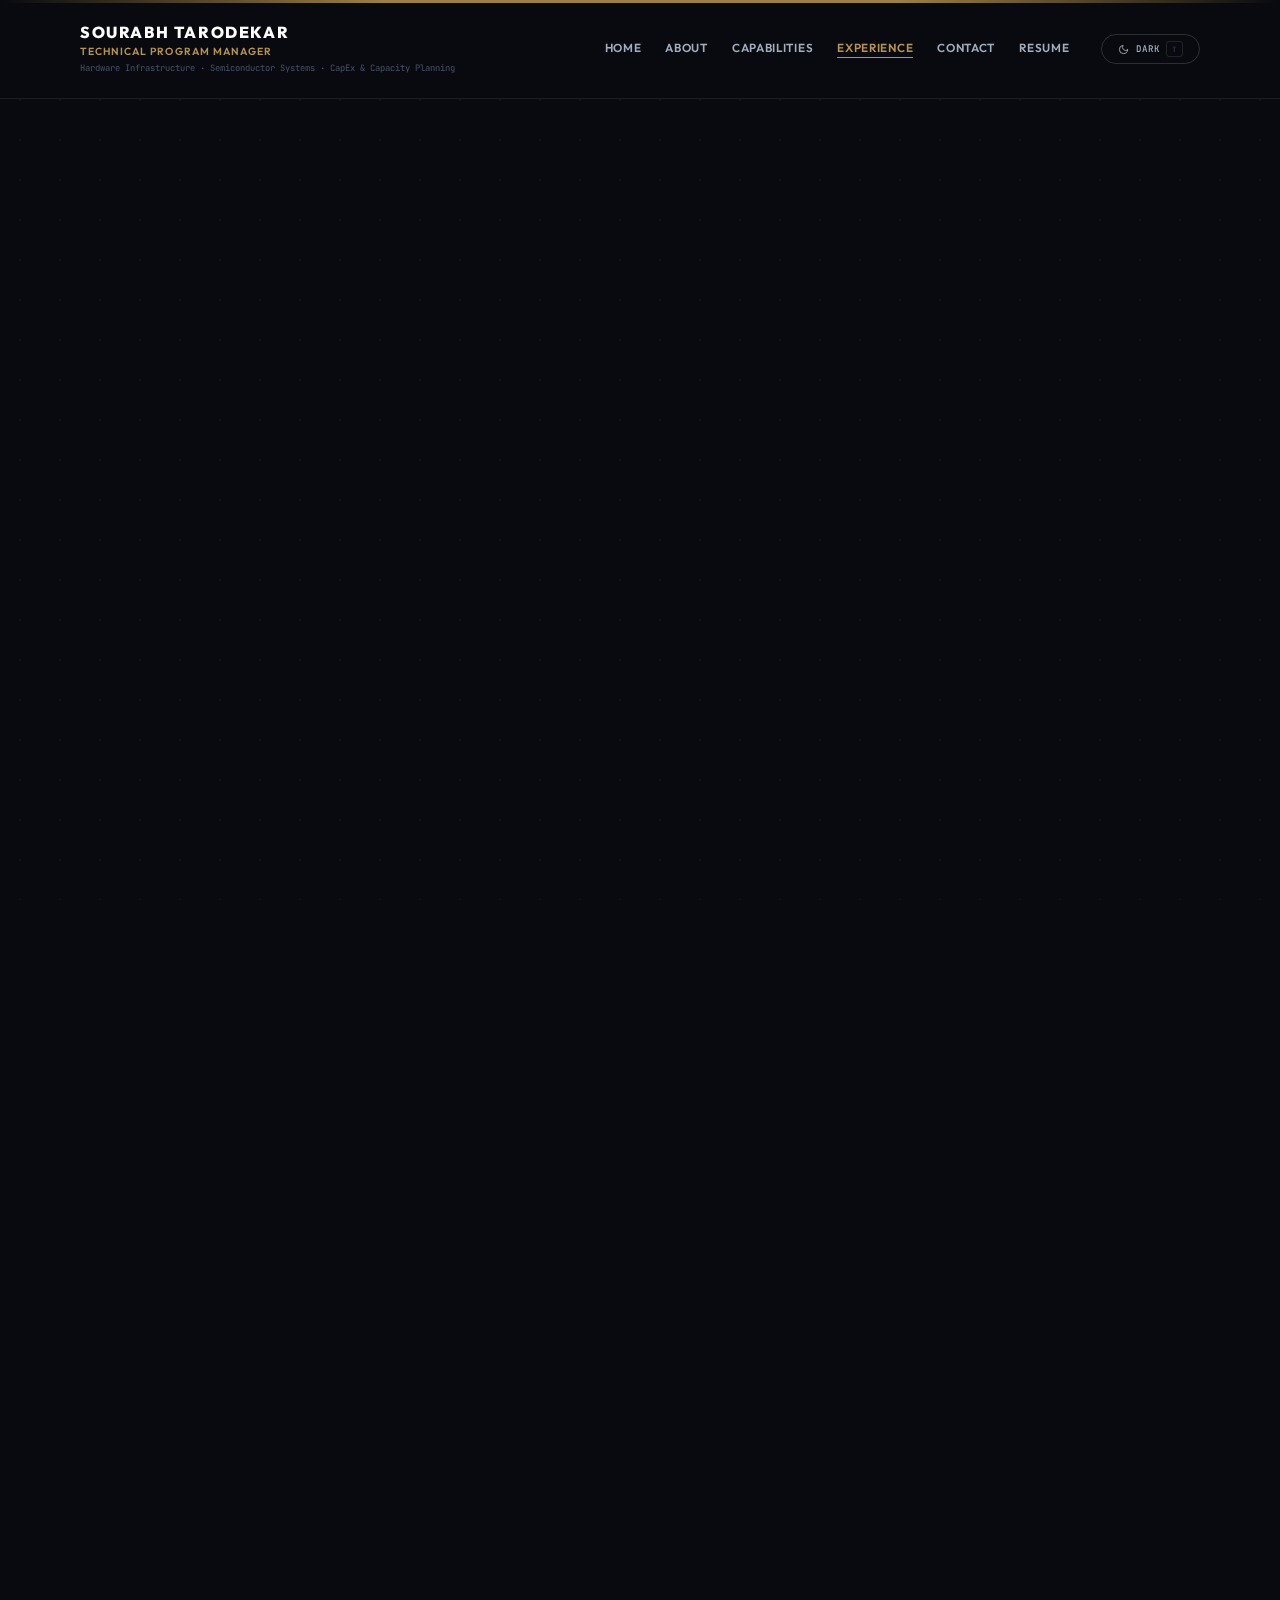
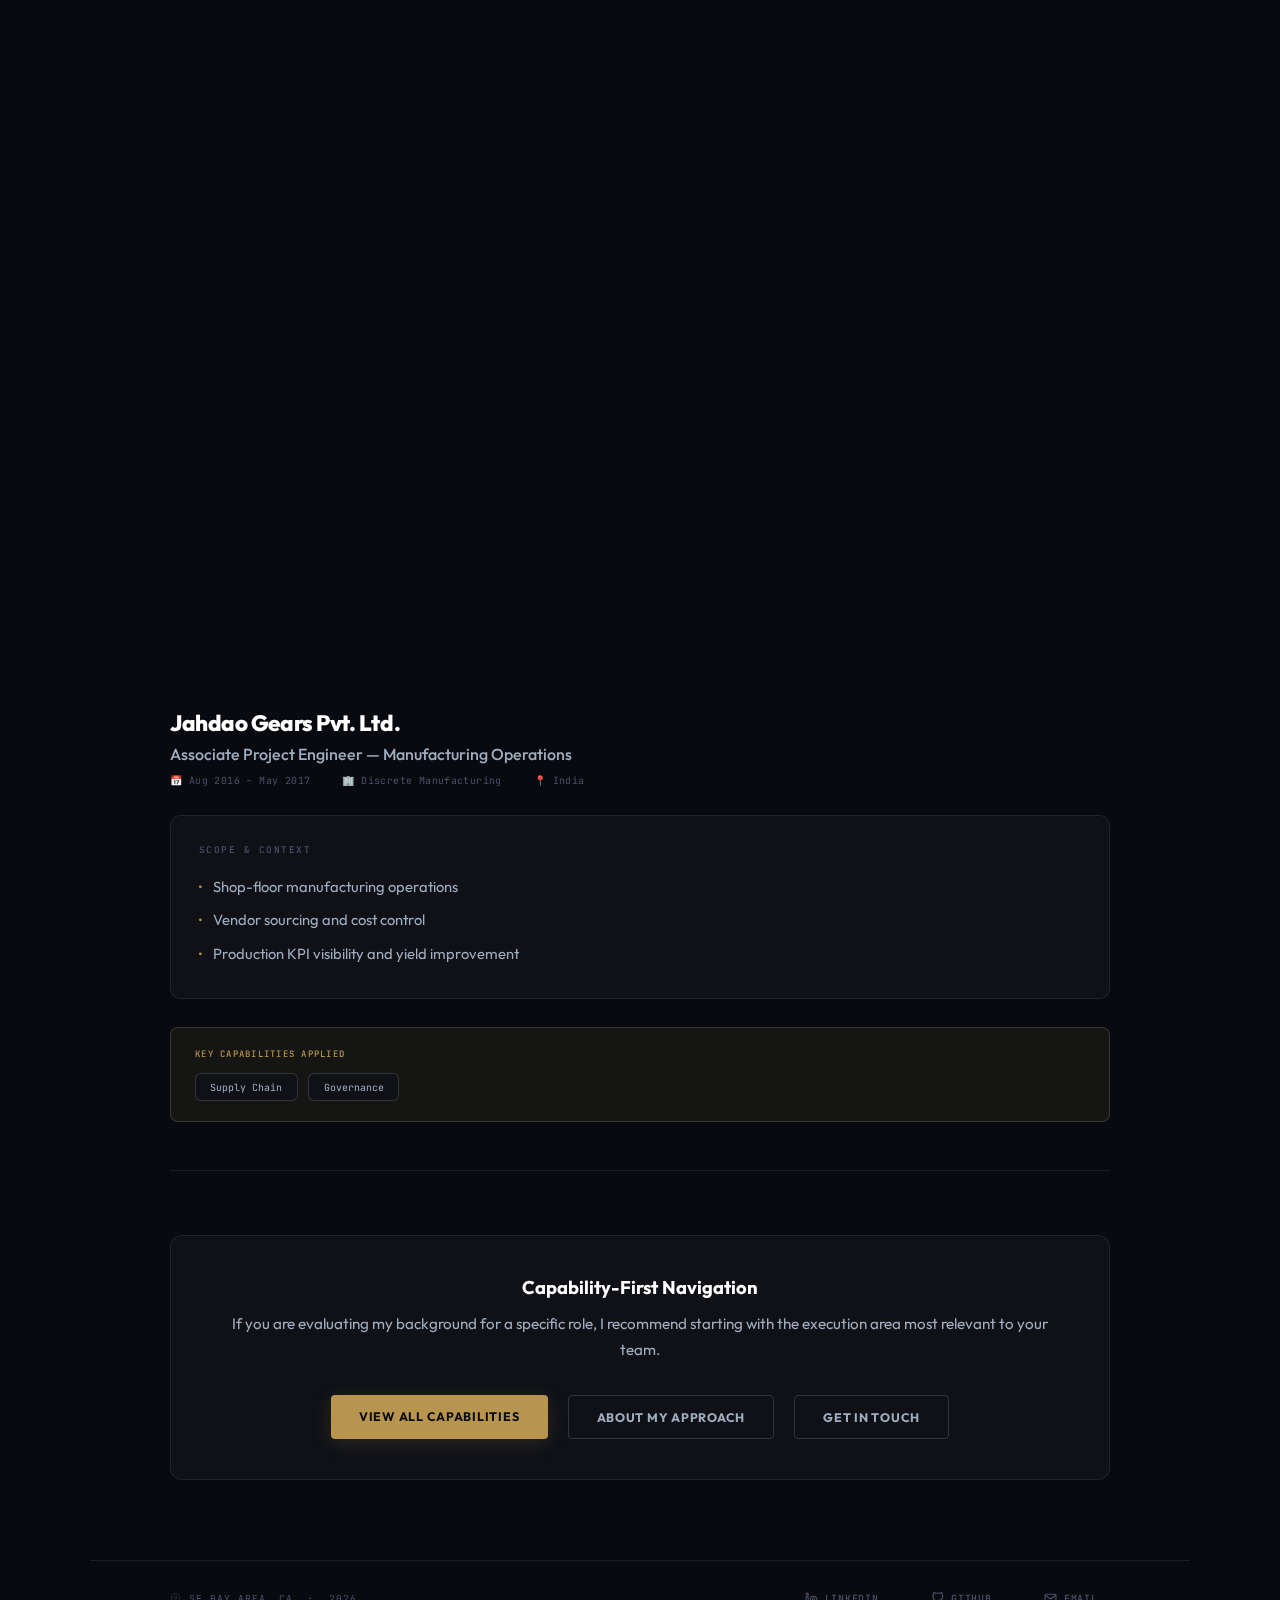
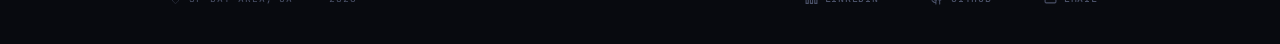
<file: experience.html>
<!DOCTYPE html>
<html lang="en">
<head>
<meta charset="UTF-8">
<meta name="viewport" content="width=device-width, initial-scale=1.0">
<meta name="description" content="Professional experience spanning semiconductor capital equipment, automotive NPI, and manufacturing operations with $63M+ CapEx ownership.">
<meta name="theme-color" content="#080a0f">
<link rel="icon" href="data:image/svg+xml,<svg xmlns='http://www.w3.org/2000/svg' viewBox='0 0 32 32'><rect width='32' height='32' fill='%23080a0f'/><text x='50%25' y='54%25' dominant-baseline='middle' text-anchor='middle' font-family='system-ui,sans-serif' font-size='14' font-weight='700' fill='%23b8954f'>ST</text></svg>">
<meta property="og:type" content="website">
<meta property="og:title" content="Experience — Sourabh Tarodekar | Technical Program Management">
<title>Experience — Sourabh Tarodekar | Technical Program Management</title>
<link rel="preconnect" href="https://fonts.googleapis.com">
<link rel="preconnect" href="https://fonts.gstatic.com" crossorigin>
<link href="https://fonts.googleapis.com/css2?family=Outfit:wght@300;400;500;600;700;800;900&family=JetBrains+Mono:wght@400;500&display=swap" rel="stylesheet">
<style>
:root{--bg:#080a0f;--surface:#0f1117;--surface2:#161b24;--text:#ffffff;--text-mid:#a0aec0;--text-dim:#4a5168;--accent:#b8954f;--accent-glow:rgba(184,149,79,.18);--accent-dim:rgba(184,149,79,.08);--border:rgba(255,255,255,.08);--border2:rgba(255,255,255,.15);--mono:'JetBrains Mono',monospace}
body.light-mode{--bg:#f8fafc;--surface:#fff;--surface2:#f1f5f9;--text:#0f172a;--text-mid:#475569;--text-dim:#94a3b8;--accent:#1e40af;--accent-glow:rgba(30,64,175,.14);--accent-dim:rgba(30,64,175,.06);--border:rgba(0,0,0,.07);--border2:rgba(0,0,0,.13)}
body.exec-mode{--bg:#020617;--surface:#0f172a;--surface2:#1e293b;--text:#f8fafc;--text-mid:#94a3b8;--text-dim:#475569;--accent:#38bdf8;--accent-glow:rgba(56,189,248,.18);--accent-dim:rgba(56,189,248,.07);--border:rgba(56,189,248,.12);--border2:rgba(56,189,248,.25)}
*,*::before,*::after{margin:0;padding:0;box-sizing:border-box}
html{overflow-y:auto;min-height:100%}
body{min-height:100vh;background:var(--bg);color:var(--text);font-family:'Outfit',sans-serif;-webkit-font-smoothing:antialiased;transition:background .4s,color .3s}
body::after{content:'';position:fixed;top:0;left:0;right:0;height:3px;background:linear-gradient(90deg,transparent 0%,var(--accent) 30%,var(--accent) 70%,transparent 100%);z-index:1000;opacity:.85}
body::before{content:'';position:fixed;inset:0;background-image:radial-gradient(circle,var(--border) 1px,transparent 1px);background-size:40px 40px;pointer-events:none;opacity:.55;z-index:0}
header{position:sticky;top:0;z-index:500;display:flex;justify-content:space-between;align-items:center;padding:1.5rem 5rem;background:rgba(8,10,15,.85);backdrop-filter:blur(20px);border-bottom:1px solid var(--border);transition:background .3s}
body.light-mode header{background:rgba(248,250,252,.88)} body.exec-mode header{background:rgba(2,6,23,.88)}
.brand{display:flex;flex-direction:column}
.brand-name{font-size:1rem;font-weight:800;letter-spacing:.10em;text-transform:uppercase;color:var(--text);line-height:1;cursor:default;transition:color .2s}
.brand-name:hover{color:var(--accent)}
.brand-title{font-size:.65rem;font-weight:600;color:var(--accent);letter-spacing:.10em;text-transform:uppercase;margin-top:5px}
.brand-spec{font-family:var(--mono);font-size:.55rem;color:var(--text-dim);margin-top:4px}
.header-right{display:flex;align-items:center;gap:2rem}
nav{display:flex;gap:1.5rem;align-items:center}
nav a{color:var(--text-mid);text-decoration:none;font-size:.73rem;font-weight:600;text-transform:uppercase;letter-spacing:.06em;transition:color .2s;position:relative;padding-bottom:3px}
nav a::after{content:'';position:absolute;bottom:0;left:0;width:0;height:1.5px;background:var(--accent);border-radius:2px;transition:width .3s cubic-bezier(.4,0,.2,1)}
nav a:hover{color:var(--text)} nav a.active{color:var(--accent)} nav a.active::after,nav a:hover::after{width:100%}
.theme-btn{background:transparent;border:1px solid var(--border2);color:var(--text-mid);padding:.42rem 1rem;font-family:var(--mono);font-size:.57rem;font-weight:500;letter-spacing:.10em;cursor:pointer;border-radius:40px;display:flex;align-items:center;gap:.42rem;transition:border-color .25s,color .25s,background .25s,transform .2s;text-transform:uppercase;white-space:nowrap}
.theme-btn:hover{border-color:var(--accent);color:var(--accent);background:var(--accent-dim);transform:translateY(-1px)}
.theme-btn svg{width:11px;height:11px;flex-shrink:0;transition:transform .35s} .theme-btn:hover svg{transform:rotate(30deg)}
.kbd-hint{font-family:var(--mono);font-size:.46rem;color:var(--text-dim);border:1px solid var(--border2);padding:.1rem .3rem;border-radius:3px;opacity:.7;transition:opacity .2s} .theme-btn:hover .kbd-hint{opacity:1}

/* PAGE */
.page-wrap{position:relative;z-index:1;max-width:1100px;margin:0 auto;padding:4rem 5rem 5rem}

/* HERO */
.eyebrow{font-family:var(--mono);font-size:.65rem;font-weight:500;color:var(--accent);letter-spacing:.28em;text-transform:uppercase;display:flex;align-items:center;gap:.8rem;margin-bottom:1.25rem}
.eyebrow::before{content:'';display:block;width:28px;height:1px;background:var(--accent);flex-shrink:0}
h1{font-size:clamp(2rem,3.5vw,3rem);font-weight:800;line-height:1.08;letter-spacing:-.03em;color:var(--text);margin-bottom:1rem}
h1 span{color:var(--accent)}
.lead{font-size:1.05rem;color:var(--text-mid);line-height:1.75;max-width:740px;margin-bottom:1.25rem;font-weight:300}
.intro-note{
  font-size:.9rem;color:var(--text-mid);font-style:italic;max-width:680px;
  line-height:1.65;padding:1.25rem 1.5rem;background:var(--surface);
  border-left:2px solid var(--accent);border-radius:0 8px 8px 0;margin-bottom:3rem;
}

/* ROLE SECTIONS */
.role-section{margin-bottom:4rem;padding-bottom:3rem;border-bottom:1px solid var(--border)}
.role-section:last-of-type{border-bottom:none}
.role-header{margin-bottom:1.75rem}
.company-name{font-size:1.4rem;font-weight:800;color:var(--text);margin-bottom:.4rem;letter-spacing:-.02em}
.role-title{font-size:1rem;font-weight:500;color:var(--text-mid);margin-bottom:.65rem}
.role-meta{display:flex;gap:2rem;flex-wrap:wrap;font-family:var(--mono);font-size:.62rem;color:var(--text-dim);letter-spacing:.04em}
.role-meta span{display:flex;align-items:center;gap:.4rem}

/* CONTEXT BOX */
.role-context{
  margin:1.75rem 0;padding:1.75rem;
  background:var(--surface);border:1px solid var(--border);border-radius:10px;
}
.context-title{font-family:var(--mono);font-size:.58rem;font-weight:500;text-transform:uppercase;letter-spacing:.16em;color:var(--text-dim);margin-bottom:.85rem}
.context-list{list-style:none;padding:0;margin:0}
.context-list li{padding:.45rem 0;color:var(--text-mid);font-size:.92rem;display:flex;align-items:flex-start;gap:.7rem}
.context-list li::before{content:'·';color:var(--accent);font-weight:700;flex-shrink:0}

/* CAPABILITIES */
.capabilities-title{font-family:var(--mono);font-size:.62rem;font-weight:500;text-transform:uppercase;letter-spacing:.14em;color:var(--text-dim);margin:2rem 0 1.25rem;padding-bottom:.6rem;border-bottom:1px solid var(--border)}
.capability-item{
  margin-bottom:1.75rem;padding-left:1.25rem;
  border-left:2px solid var(--border2);
  transition:border-left-color .2s;
}
.capability-item:hover{border-left-color:var(--accent)}
.capability-header{display:flex;align-items:center;gap:.65rem;margin-bottom:.6rem}
.capability-icon{width:18px;height:18px;color:var(--accent);flex-shrink:0}
.capability-name{font-size:.95rem;font-weight:700;color:var(--text)}
.capability-desc{color:var(--text-mid);font-size:.88rem;line-height:1.65;margin-bottom:.6rem}
.capability-link{
  display:inline-flex;align-items:center;gap:.4rem;
  color:var(--accent);text-decoration:none;
  font-family:var(--mono);font-size:.60rem;font-weight:500;
  text-transform:uppercase;letter-spacing:.08em;
  transition:gap .2s;
}
.capability-link:hover{gap:.65rem}

/* SECONDARY / RELEVANT LINKS */
.relevant-links{
  margin-top:1.75rem;padding:1.25rem 1.5rem;
  background:var(--accent-dim);border:1px solid var(--border2);border-radius:8px;
}
.relevant-title{font-family:var(--mono);font-size:.56rem;font-weight:500;text-transform:uppercase;letter-spacing:.14em;color:var(--accent);margin-bottom:.85rem}
.relevant-list{display:flex;flex-wrap:wrap;gap:.65rem}
.relevant-link{
  padding:.4rem .9rem;background:var(--surface);border:1px solid var(--border2);
  color:var(--text-mid);text-decoration:none;font-family:var(--mono);font-size:.62rem;
  border-radius:6px;transition:border-color .2s,color .2s,transform .2s;
}
.relevant-link:hover{border-color:var(--accent);color:var(--accent);transform:translateY(-1px)}

/* CTA */
.cta-section{
  margin-top:4rem;padding:2.5rem;
  background:var(--surface);border:1px solid var(--border);border-radius:12px;text-align:center;
}
.cta-title{font-size:1.15rem;font-weight:700;color:var(--text);margin-bottom:.75rem}
.cta-text{color:var(--text-mid);font-size:.95rem;line-height:1.7;margin-bottom:2rem}
.cta-links{display:flex;justify-content:center;gap:1.25rem;flex-wrap:wrap}
.cta-link{
  padding:.85rem 1.75rem;background:var(--accent);color:var(--bg);
  text-decoration:none;font-size:.78rem;font-weight:700;letter-spacing:.06em;
  text-transform:uppercase;border-radius:4px;
  box-shadow:0 4px 20px var(--accent-glow);
  transition:transform .25s,box-shadow .25s;
}
.cta-link:hover{transform:translateY(-2px);box-shadow:0 10px 30px var(--accent-glow)}
body.exec-mode .cta-link{color:#020617} body.light-mode .cta-link{color:#fff}
.cta-link.secondary{
  background:transparent;color:var(--text-mid);
  border:1px solid var(--border2);box-shadow:none;
}
.cta-link.secondary:hover{border-color:var(--accent);color:var(--accent);box-shadow:none}

/* FOOTER */
footer{position:relative;z-index:1;display:flex;justify-content:space-between;align-items:center;padding:1.5rem 5rem 2rem;max-width:1100px;margin:0 auto;border-top:1px solid var(--border)}
.meta{font-family:var(--mono);font-size:.60rem;color:var(--text-dim);letter-spacing:.10em;display:flex;align-items:center;gap:.5rem}
.meta svg{width:11px;height:11px;opacity:.5;flex-shrink:0}
.links{display:flex;gap:1.75rem;align-items:center}
.links a{color:var(--text-dim);text-decoration:none;font-family:var(--mono);font-size:.62rem;font-weight:500;text-transform:uppercase;letter-spacing:.08em;display:flex;align-items:center;gap:.42rem;padding:.38rem .7rem;border-radius:6px;border:1px solid transparent;transition:color .25s,border-color .25s,background .25s,transform .2s}
.links a:hover{color:var(--accent);border-color:var(--border2);background:var(--accent-dim);transform:translateY(-2px)}
.links a svg{width:13px;height:13px;flex-shrink:0}

@keyframes up{from{opacity:0;transform:translateY(14px)}to{opacity:1;transform:translateY(0)}}
.anim{opacity:0;animation:up .6s ease forwards}
.anim-1{animation-delay:.08s}.anim-2{animation-delay:.20s}.anim-3{animation-delay:.32s}

@media(max-width:1100px){header,footer{padding-left:3rem;padding-right:3rem}.page-wrap{padding:3rem}}
@media(max-width:768px){header{padding:1rem 1.5rem}footer{padding:1.5rem}.page-wrap{padding:2rem 1.5rem}.role-meta{flex-direction:column;gap:.5rem}.cta-links{flex-direction:column;align-items:center}nav{display:none}}
</style>
</head>
<body>
<header>
  <div class="brand">
    <div class="brand-name">Sourabh Tarodekar</div>
    <div class="brand-title">Technical Program Manager</div>
    <div class="brand-spec">Hardware Infrastructure · Semiconductor Systems · CapEx &amp; Capacity Planning</div>
  </div>
  <div class="header-right">
    <nav>
      <a href="index.html">Home</a>
      <a href="about.html">About</a>
      <a href="capabilities.html">Capabilities</a>
      <a href="experience.html" class="active">Experience</a>
      <a href="contact.html">Contact</a>
      <a href="resume.html">Resume</a>
    </nav>
    <button class="theme-btn" onclick="cycleTheme()" id="themeBtn" title="Press T to cycle themes">
      <svg id="themeIcon" xmlns="http://www.w3.org/2000/svg" viewBox="0 0 24 24" fill="none" stroke="currentColor" stroke-width="2" stroke-linecap="round" stroke-linejoin="round"><path d="M21 12.79A9 9 0 1 1 11.21 3 7 7 0 0 0 21 12.79z"/></svg>
      <span id="themeLabel">Dark</span>
      <span class="kbd-hint">T</span>
    </button>
  </div>
</header>

<div class="page-wrap">
  <div class="anim anim-1">
    <div class="eyebrow">Career History</div>
    <h1>Where I've Applied <span>These Capabilities</span></h1>
    <p class="lead">This page summarizes where I've applied my execution capabilities. For detailed examples, artifacts, dashboards, and outcomes, follow the links under each role.</p>
  </div>

  <main>
    <!-- Applied Materials -->
    <section class="role-section anim anim-2">
      <div class="role-header">
        <div class="company-name">Applied Materials, Inc.</div>
        <div class="role-title">Technical Program Manager (E-III / E-II)</div>
        <div class="role-meta">
          <span>📅 Jun 2022 – Present</span>
          <span>🏢 Semiconductor Capital Equipment</span>
          <span>📍 Santa Clara, CA</span>
        </div>
      </div>
      <div class="role-context">
        <div class="context-title">Scope & Context</div>
        <ul class="context-list">
          <li>Complex multi-module semiconductor hardware systems (CVD / ALD processes)</li>
          <li>Engineering development through high-volume manufacturing ramp</li>
          <li>$63M+ annual CapEx ownership across global facilities</li>
          <li>Global CM / OEM / supplier ecosystem (US, China, Taiwan, Vietnam)</li>
          <li>High engineering change velocity with tight CTB expectations</li>
        </ul>
      </div>
      <div class="capabilities-title">Primary Execution Capabilities Applied</div>
      <div class="capability-item">
        <div class="capability-header">
          <svg class="capability-icon" xmlns="http://www.w3.org/2000/svg" viewBox="0 0 24 24" fill="none" stroke="currentColor" stroke-width="2" stroke-linecap="round" stroke-linejoin="round"><rect x="4" y="4" width="16" height="16" rx="2"/><rect x="9" y="9" width="6" height="6"/></svg>
          <span class="capability-name">Product Development & Technology Execution</span>
        </div>
        <p class="capability-desc">Multi-module system integration across optics, sensors, EE/ME, robotics, and thermal subsystems. Interface dependency management and engineering issue triage.</p>
        <a href="capabilities/product-technology.html" class="capability-link">View details →</a>
      </div>
      <div class="capability-item">
        <div class="capability-header">
          <svg class="capability-icon" xmlns="http://www.w3.org/2000/svg" viewBox="0 0 24 24" fill="none" stroke="currentColor" stroke-width="2" stroke-linecap="round" stroke-linejoin="round"><path d="M22 11.08V12a10 10 0 1 1-5.93-9.14"/><polyline points="22 4 12 14.01 9 11.01"/></svg>
          <span class="capability-name">NPI & Engineering Build Readiness</span>
        </div>
        <p class="capability-desc">EVT / DVT / PVT engineering development builds with build matrix ownership, CTB validation, multi-level BOM control, and ECO impact analysis.</p>
        <a href="capabilities/build-readiness.html" class="capability-link">View details →</a>
      </div>
      <div class="capability-item">
        <div class="capability-header">
          <svg class="capability-icon" xmlns="http://www.w3.org/2000/svg" viewBox="0 0 24 24" fill="none" stroke="currentColor" stroke-width="2" stroke-linecap="round" stroke-linejoin="round"><polyline points="23 6 13.5 15.5 8.5 10.5 1 18"/><polyline points="17 6 23 6 23 12"/></svg>
          <span class="capability-name">Capital Expenditure Strategy & Governance</span>
        </div>
        <p class="capability-desc">$63M+ CapEx portfolio planning and governance. ROI / TCO / reuse vs. buy decisions. Capitalization timing and executive trade-off narratives.</p>
        <a href="capabilities/capex.html" class="capability-link">View details →</a>
      </div>
      <div class="capability-item">
        <div class="capability-header">
          <svg class="capability-icon" xmlns="http://www.w3.org/2000/svg" viewBox="0 0 24 24" fill="none" stroke="currentColor" stroke-width="2" stroke-linecap="round" stroke-linejoin="round"><rect x="1" y="3" width="15" height="13"/><polygon points="16 8 20 8 23 11 23 16 16 16 16 8"/><circle cx="5.5" cy="18.5" r="2.5"/><circle cx="18.5" cy="18.5" r="2.5"/></svg>
          <span class="capability-name">Supply Chain & Material Execution</span>
        </div>
        <p class="capability-desc">End-to-end material readiness across NPI and ramp. Long-lead risk mitigation, PO/WIP/on-hand exposure analysis, and shortage burn-down.</p>
        <a href="capabilities/supply-chain.html" class="capability-link">View details →</a>
      </div>
      <div class="capability-item">
        <div class="capability-header">
          <svg class="capability-icon" xmlns="http://www.w3.org/2000/svg" viewBox="0 0 24 24" fill="none" stroke="currentColor" stroke-width="2" stroke-linecap="round" stroke-linejoin="round"><path d="M3 9l9-7 9 7v11a2 2 0 0 1-2 2H5a2 2 0 0 1-2-2z"/><polyline points="9 22 9 12 15 12 15 22"/></svg>
          <span class="capability-name">CM & OEM Execution Management</span>
        </div>
        <p class="capability-desc">Manufacturing readiness across global CMs and OEMs. Line readiness, capacity alignment, build execution, and issue escalation recovery.</p>
        <a href="capabilities/cm-oem.html" class="capability-link">View details →</a>
      </div>
      <div class="capability-item">
        <div class="capability-header">
          <svg class="capability-icon" xmlns="http://www.w3.org/2000/svg" viewBox="0 0 24 24" fill="none" stroke="currentColor" stroke-width="2" stroke-linecap="round" stroke-linejoin="round"><path d="M17 21v-2a4 4 0 0 0-4-4H5a4 4 0 0 0-4 4v2"/><circle cx="9" cy="7" r="4"/><path d="M23 21v-2a4 4 0 0 0-3-3.87"/><path d="M16 3.13a4 4 0 0 1 0 7.75"/></svg>
          <span class="capability-name">Supplier & Partner Execution</span>
        </div>
        <p class="capability-desc">Tier-1 supplier readiness and performance management. Lead-time reduction, dual-sourcing strategies, and quote normalization.</p>
        <a href="capabilities/suppliers.html" class="capability-link">View details →</a>
      </div>
      <div class="capability-item">
        <div class="capability-header">
          <svg class="capability-icon" xmlns="http://www.w3.org/2000/svg" viewBox="0 0 24 24" fill="none" stroke="currentColor" stroke-width="2" stroke-linecap="round" stroke-linejoin="round"><rect x="3" y="3" width="7" height="7"/><rect x="14" y="3" width="7" height="7"/><rect x="14" y="14" width="7" height="7"/><rect x="3" y="14" width="7" height="7"/></svg>
          <span class="capability-name">Program Leadership & Governance</span>
        </div>
        <p class="capability-desc">Integrated schedules and operating cadence. RAID ownership, executive reporting, and decision framing with escalation discipline.</p>
        <a href="capabilities/governance.html" class="capability-link">View details →</a>
      </div>
      <div class="capability-item">
        <div class="capability-header">
          <svg class="capability-icon" xmlns="http://www.w3.org/2000/svg" viewBox="0 0 24 24" fill="none" stroke="currentColor" stroke-width="2" stroke-linecap="round" stroke-linejoin="round"><line x1="18" y1="20" x2="18" y2="10"/><line x1="12" y1="20" x2="12" y2="4"/><line x1="6" y1="20" x2="6" y2="14"/></svg>
          <span class="capability-name">Cross-Functional Decision Making</span>
        </div>
        <p class="capability-desc">Cost / schedule / CTB / CapEx trade-off framing. Decision-ready narratives for leadership with data synthesis across functions.</p>
        <a href="capabilities/decision-making.html" class="capability-link">View details →</a>
      </div>
    </section>

    <!-- Ford -->
    <section class="role-section anim anim-3">
      <div class="role-header">
        <div class="company-name">Ford Motor Company</div>
        <div class="role-title">Engineering Project Manager — Systems & Components</div>
        <div class="role-meta">
          <span>📅 Jun 2017 – Aug 2020</span>
          <span>🏢 Automotive NPI</span>
          <span>📍 Detroit, MI</span>
        </div>
      </div>
      <div class="role-context">
        <div class="context-title">Scope & Context</div>
        <ul class="context-list">
          <li>Global suspension and chassis systems engineering</li>
          <li>Prototype through production transitions</li>
          <li>High supplier dependency and launch pressure</li>
        </ul>
      </div>
      <div class="relevant-links">
        <div class="relevant-title">Key Capabilities Applied — Relevant Deep Dives</div>
        <div class="relevant-list">
          <a href="capabilities/product-technology.html" class="relevant-link">Product Development</a>
          <a href="capabilities/suppliers.html" class="relevant-link">Supplier Execution</a>
          <a href="capabilities/supply-chain.html" class="relevant-link">Supply Chain</a>
        </div>
      </div>
    </section>

    <!-- Jahdao -->
    <section class="role-section">
      <div class="role-header">
        <div class="company-name">Jahdao Gears Pvt. Ltd.</div>
        <div class="role-title">Associate Project Engineer — Manufacturing Operations</div>
        <div class="role-meta">
          <span>📅 Aug 2016 – May 2017</span>
          <span>🏢 Discrete Manufacturing</span>
          <span>📍 India</span>
        </div>
      </div>
      <div class="role-context">
        <div class="context-title">Scope & Context</div>
        <ul class="context-list">
          <li>Shop-floor manufacturing operations</li>
          <li>Vendor sourcing and cost control</li>
          <li>Production KPI visibility and yield improvement</li>
        </ul>
      </div>
      <div class="relevant-links">
        <div class="relevant-title">Key Capabilities Applied</div>
        <div class="relevant-list">
          <a href="capabilities/supply-chain.html" class="relevant-link">Supply Chain</a>
          <a href="capabilities/governance.html" class="relevant-link">Governance</a>
        </div>
      </div>
    </section>

    <!-- CTA -->
    <section class="cta-section">
      <div class="cta-title">Capability-First Navigation</div>
      <div class="cta-text">If you are evaluating my background for a specific role, I recommend starting with the execution area most relevant to your team.</div>
      <div class="cta-links">
        <a href="capabilities.html" class="cta-link">View All Capabilities</a>
        <a href="about.html" class="cta-link secondary">About My Approach</a>
        <a href="contact.html" class="cta-link secondary">Get in Touch</a>
      </div>
    </section>
  </main>
</div>

<footer>
  <div class="meta">
    <svg xmlns="http://www.w3.org/2000/svg" viewBox="0 0 24 24" fill="none" stroke="currentColor" stroke-width="2" stroke-linecap="round" stroke-linejoin="round"><path d="M21 10c0 7-9 13-9 13S3 17 3 10a9 9 0 0 1 18 0z"/><circle cx="12" cy="10" r="3"/></svg>
    SF BAY AREA, CA &nbsp;·&nbsp; <span id="year"></span>
  </div>
  <div class="links">
    <a href="https://www.linkedin.com/in/sourabh232/" target="_blank" rel="noopener noreferrer"><svg xmlns="http://www.w3.org/2000/svg" viewBox="0 0 24 24" fill="none" stroke="currentColor" stroke-width="2" stroke-linecap="round" stroke-linejoin="round"><path d="M16 8a6 6 0 0 1 6 6v7h-4v-7a2 2 0 0 0-2-2 2 2 0 0 0-2 2v7h-4v-7a6 6 0 0 1 6-6z"/><rect x="2" y="9" width="4" height="12"/><circle cx="4" cy="4" r="2"/></svg>LinkedIn</a>
    <a href="https://github.com/QuantuMaster007" target="_blank" rel="noopener noreferrer"><svg xmlns="http://www.w3.org/2000/svg" viewBox="0 0 24 24" fill="none" stroke="currentColor" stroke-width="2" stroke-linecap="round" stroke-linejoin="round"><path d="M9 19c-5 1.5-5-2.5-7-3m14 6v-3.87a3.37 3.37 0 0 0-.94-2.61c3.14-.35 6.44-1.54 6.44-7A5.44 5.44 0 0 0 20 4.77 5.07 5.07 0 0 0 19.91 1S18.73.65 16 2.48a13.38 13.38 0 0 0-7 0C6.27.65 5.09 1 5.09 1A5.07 5.07 0 0 0 5 4.77a5.44 5.44 0 0 0-1.5 3.78c0 5.42 3.3 6.61 6.44 7A3.37 3.37 0 0 0 9 18.13V22"/></svg>GitHub</a>
    <a href="mailto:sourabh232@gmail.com"><svg xmlns="http://www.w3.org/2000/svg" viewBox="0 0 24 24" fill="none" stroke="currentColor" stroke-width="2" stroke-linecap="round" stroke-linejoin="round"><path d="M4 4h16c1.1 0 2 .9 2 2v12c0 1.1-.9 2-2 2H4c-1.1 0-2-.9-2-2V6c0-1.1.9-2 2-2z"/><polyline points="22,6 12,13 2,6"/></svg>Email</a>
  </div>
</footer>
<script>
document.getElementById('year').textContent=new Date().getFullYear();
const CYCLE=['','light-mode','exec-mode'];
const ICONS={'':'<path d="M21 12.79A9 9 0 1 1 11.21 3 7 7 0 0 0 21 12.79z"/>','light-mode':'<circle cx="12" cy="12" r="5"/><line x1="12" y1="1" x2="12" y2="3"/><line x1="12" y1="21" x2="12" y2="23"/><line x1="4.22" y1="4.22" x2="5.64" y2="5.64"/><line x1="18.36" y1="18.36" x2="19.78" y2="19.78"/><line x1="1" y1="12" x2="3" y2="12"/><line x1="21" y1="12" x2="23" y2="12"/><line x1="4.22" y1="19.78" x2="5.64" y2="18.36"/><line x1="18.36" y1="5.64" x2="19.78" y2="4.22"/>','exec-mode':'<rect x="2" y="3" width="20" height="14" rx="2"/><line x1="8" y1="21" x2="16" y2="21"/><line x1="12" y1="17" x2="12" y2="21"/>'};
const LABELS={'':'Dark','light-mode':'Light','exec-mode':'Exec'};
let current=localStorage.getItem('theme')||'';
function applyTheme(t){document.body.className=t;current=t;document.getElementById('themeIcon').innerHTML=ICONS[t];document.getElementById('themeLabel').textContent=LABELS[t];localStorage.setItem('theme',t)}
function cycleTheme(){applyTheme(CYCLE[(CYCLE.indexOf(current)+1)%CYCLE.length])}
applyTheme(current);
document.addEventListener('keydown',e=>{if((e.key==='t'||e.key==='T')&&!['INPUT','TEXTAREA'].includes(document.activeElement.tagName))cycleTheme()});
</script>
</body>
</html>
</file>
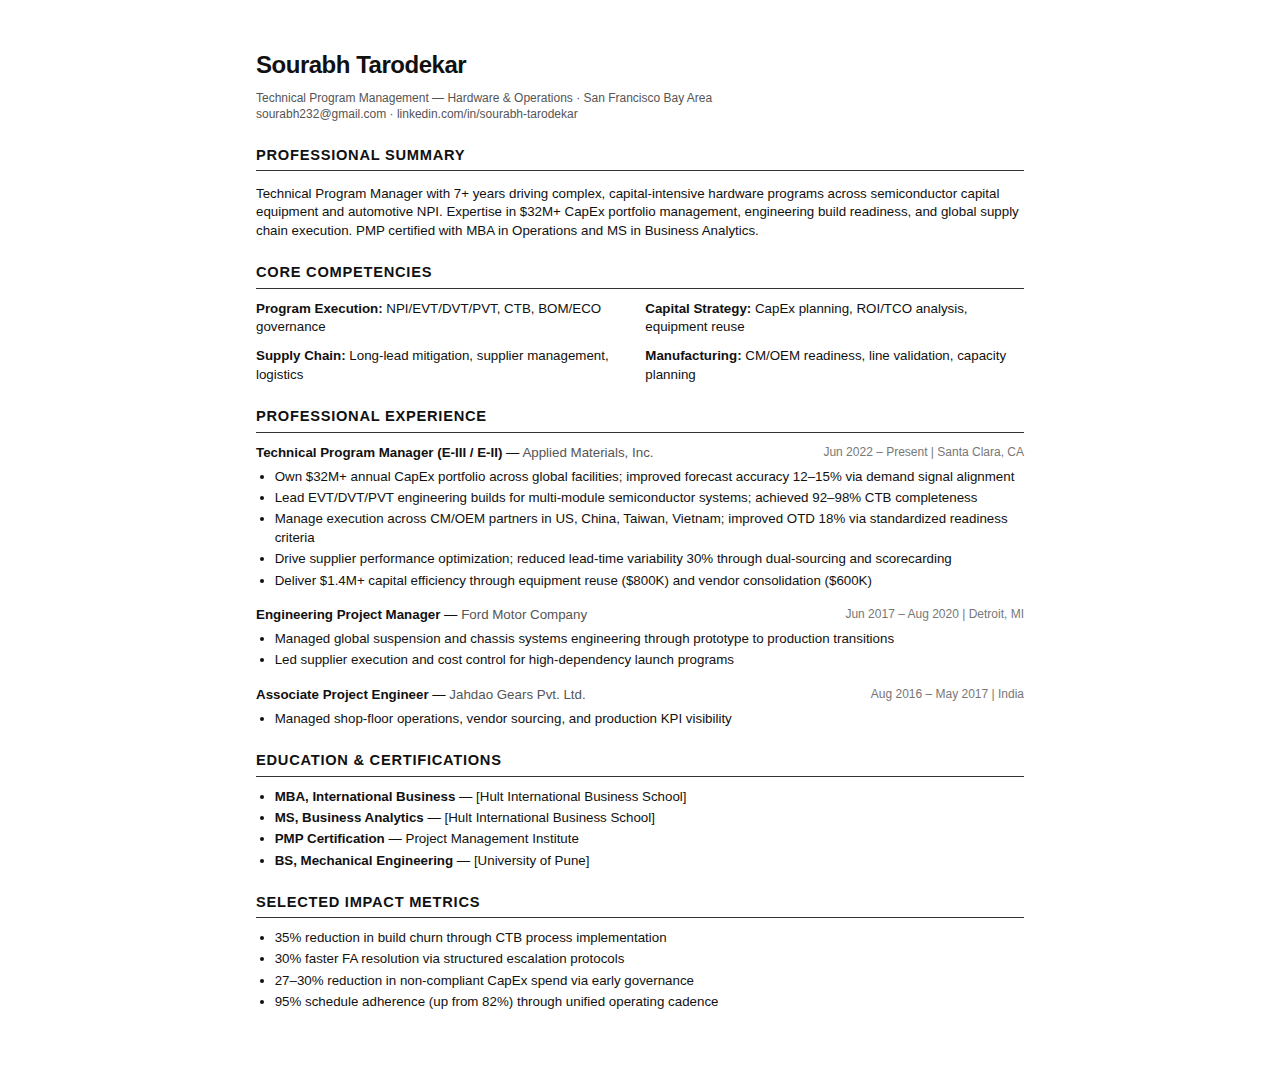
<file: resume.html>
<!DOCTYPE html>
<html lang="en">
<head>
    <meta charset="UTF-8">
    <title>Sourabh Tarodekar - Resume</title>
    <style>
        /* Print-optimized styles */
        @page {
            size: letter;
            margin: 0.5in;
        }
        
        body {
            font-family: 'Inter', -apple-system, sans-serif;
            font-size: 10pt;
            line-height: 1.4;
            color: #111;
            max-width: 8in;
            margin: 0 auto;
            padding: 0.5in;
        }
        
        /* Hide interactive elements */
        .no-print, nav, footer, #circuit-canvas, .theme-toggle {
            display: none !important;
        }
        
        /* Clean typography */
        h1 { font-size: 18pt; margin: 0 0 6pt; letter-spacing: -0.02em; }
        h2 { font-size: 11pt; text-transform: uppercase; letter-spacing: 0.05em; 
             border-bottom: 1pt solid #333; padding-bottom: 4pt; margin: 16pt 0 8pt; }
        h3 { font-size: 10pt; margin: 10pt 0 4pt; }
        
        .contact-line { font-size: 9pt; color: #555; margin-bottom: 12pt; }
        
        .role { margin-bottom: 12pt; }
        .role-header { display: flex; justify-content: space-between; margin-bottom: 4pt; }
        .role-title { font-weight: 600; }
        .role-company { color: #555; }
        .role-date { color: #777; font-size: 9pt; }
        
        ul { margin: 4pt 0; padding-left: 14pt; }
        li { margin-bottom: 2pt; }
        
        .skills-grid { display: grid; grid-template-columns: 1fr 1fr; gap: 8pt; }
        .skill-category { font-weight: 600; }
        
        @media print {
            body { padding: 0; }
            a { text-decoration: none; color: #111; }
            a::after { content: " (" attr(href) ")"; font-size: 8pt; color: #666; }
        }
    </style>
</head>
<body>
    <header>
        <h1>Sourabh Tarodekar</h1>
        <div class="contact-line">
            Technical Program Management — Hardware & Operations · San Francisco Bay Area<br>
            sourabh232@gmail.com · linkedin.com/in/sourabh-tarodekar
        </div>
    </header>
    
    <section>
        <h2>Professional Summary</h2>
        <p>Technical Program Manager with 7+ years driving complex, capital-intensive hardware programs across semiconductor capital equipment and automotive NPI. Expertise in $32M+ CapEx portfolio management, engineering build readiness, and global supply chain execution. PMP certified with MBA in Operations and MS in Business Analytics.</p>
    </section>
    
    <section>
        <h2>Core Competencies</h2>
        <div class="skills-grid">
            <div>
                <span class="skill-category">Program Execution:</span> NPI/EVT/DVT/PVT, CTB, BOM/ECO governance
            </div>
            <div>
                <span class="skill-category">Capital Strategy:</span> CapEx planning, ROI/TCO analysis, equipment reuse
            </div>
            <div>
                <span class="skill-category">Supply Chain:</span> Long-lead mitigation, supplier management, logistics
            </div>
            <div>
                <span class="skill-category">Manufacturing:</span> CM/OEM readiness, line validation, capacity planning
            </div>
        </div>
    </section>
    
    <section>
        <h2>Professional Experience</h2>
        
        <div class="role">
            <div class="role-header">
                <div>
                    <span class="role-title">Technical Program Manager (E-III / E-II)</span> — 
                    <span class="role-company">Applied Materials, Inc.</span>
                </div>
                <span class="role-date">Jun 2022 – Present | Santa Clara, CA</span>
            </div>
            <ul>
                <li>Own $32M+ annual CapEx portfolio across global facilities; improved forecast accuracy 12–15% via demand signal alignment</li>
                <li>Lead EVT/DVT/PVT engineering builds for multi-module semiconductor systems; achieved 92–98% CTB completeness</li>
                <li>Manage execution across CM/OEM partners in US, China, Taiwan, Vietnam; improved OTD 18% via standardized readiness criteria</li>
                <li>Drive supplier performance optimization; reduced lead-time variability 30% through dual-sourcing and scorecarding</li>
                <li>Deliver $1.4M+ capital efficiency through equipment reuse ($800K) and vendor consolidation ($600K)</li>
            </ul>
        </div>
        
        <div class="role">
            <div class="role-header">
                <div>
                    <span class="role-title">Engineering Project Manager</span> — 
                    <span class="role-company">Ford Motor Company</span>
                </div>
                <span class="role-date">Jun 2017 – Aug 2020 | Detroit, MI</span>
            </div>
            <ul>
                <li>Managed global suspension and chassis systems engineering through prototype to production transitions</li>
                <li>Led supplier execution and cost control for high-dependency launch programs</li>
            </ul>
        </div>
        
        <div class="role">
            <div class="role-header">
                <div>
                    <span class="role-title">Associate Project Engineer</span> — 
                    <span class="role-company">Jahdao Gears Pvt. Ltd.</span>
                </div>
                <span class="role-date">Aug 2016 – May 2017 | India</span>
            </div>
            <ul>
                <li>Managed shop-floor operations, vendor sourcing, and production KPI visibility</li>
            </ul>
        </div>
    </section>
    
    <section>
        <h2>Education & Certifications</h2>
        <ul>
            <li><strong>MBA, International Business</strong> — [Hult International Business School]</li>
            <li><strong>MS, Business Analytics</strong> — [Hult International Business School]</li>
            <li><strong>PMP Certification</strong> — Project Management Institute</li>
            <li><strong>BS, Mechanical Engineering</strong> — [University of Pune]</li>
        </ul>
    </section>
    
    <section>
        <h2>Selected Impact Metrics</h2>
        <ul>
            <li>35% reduction in build churn through CTB process implementation</li>
            <li>30% faster FA resolution via structured escalation protocols</li>
            <li>27–30% reduction in non-compliant CapEx spend via early governance</li>
            <li>95% schedule adherence (up from 82%) through unified operating cadence</li>
        </ul>
    </section>
</body>
</html>
</file>
